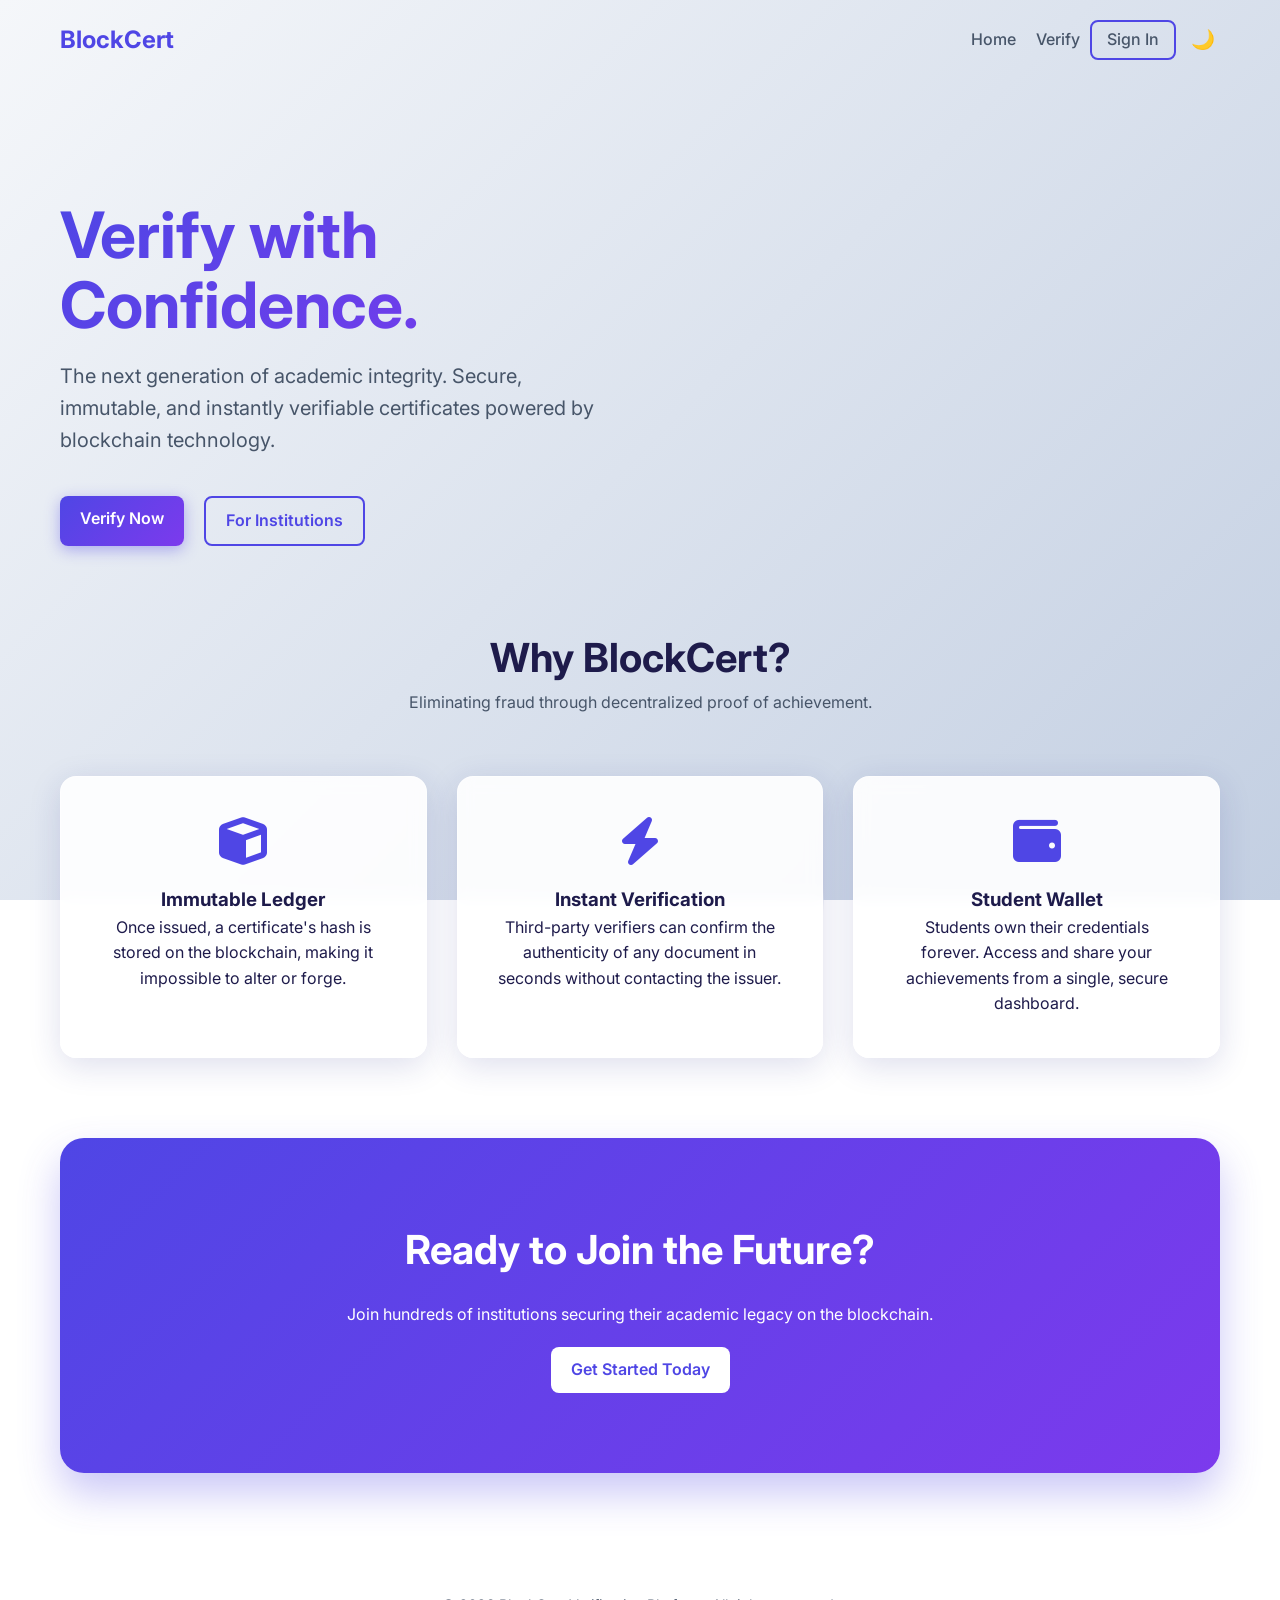
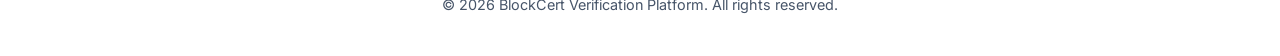
<file: index.html>
<!DOCTYPE html>
<html lang="en">

<head>
    <meta charset="UTF-8">
    <meta name="viewport" content="width=device-width, initial-scale=1.0">
    <title>BlockCert - Decentralized Certificate Verification</title>
    <link rel="stylesheet" href="css/theme.css">
    <link rel="stylesheet" href="css/style.css">
    <link href="https://cdnjs.cloudflare.com/ajax/libs/font-awesome/6.0.0/css/all.min.css" rel="stylesheet">
    <style>
        .hero {
            padding: 120px 0 80px;
            text-align: left;
            display: grid;
            grid-template-columns: 1fr 1fr;
            align-items: center;
            gap: 40px;
        }

        .hero-content h1 {
            font-size: 4rem;
            line-height: 1.1;
            margin-bottom: 20px;
            background: var(--primary-gradient);
            -webkit-background-clip: text;
            background-clip: text;
            -webkit-text-fill-color: transparent;
        }

        .hero-image {
            position: relative;
            display: flex;
            justify-content: center;
        }

        .hero-image i {
            font-size: 15rem;
            color: var(--primary);
            filter: drop-shadow(0 0 30px rgba(79, 70, 229, 0.3));
            animation: float 6s ease-in-out infinite;
        }

        @keyframes float {

            0%,
            100% {
                transform: translateY(0);
            }

            50% {
                transform: translateY(-20px);
            }
        }

        .features-grid {
            display: grid;
            grid-template-columns: repeat(auto-fit, minmax(300px, 1fr));
            gap: 30px;
            margin-top: 60px;
        }

        .feature-card {
            text-align: center;
            padding: 40px;
        }

        .feature-card i {
            font-size: 3rem;
            color: var(--primary);
            margin-bottom: 20px;
        }

        .cta-section {
            background: var(--primary-gradient);
            color: white;
            padding: 80px 40px;
            border-radius: 24px;
            text-align: center;
            margin: 80px 0;
            box-shadow: 0 20px 40px rgba(79, 70, 229, 0.3);
        }

        .cta-section h2 {
            font-size: 2.5rem;
            margin-bottom: 20px;
        }

        .cta-section .btn {
            background: white;
            color: var(--primary);
            margin-top: 20px;
        }

        @media (max-width: 900px) {
            .hero {
                grid-template-columns: 1fr;
                text-align: center;
                padding: 80px 0;
            }

            .hero-content h1 {
                font-size: 3rem;
            }

            .nav-links {
                display: none;
            }
        }
    </style>
</head>

<body>
    <div class="container">
        <nav class="navbar">
            <div class="logo">BlockCert</div>
            <div class="nav-links" id="navLinks">
                <a href="index.html">Home</a>
                <a href="verify.html">Verify</a>
                <!-- Auth buttons injected by JS -->
            </div>
            <div class="auth-box" id="authBox">
                <!-- Login/Dashboard button -->
            </div>
            <button id="themeToggle" class="theme-toggle">🌙</button>
        </nav>

        <section class="hero">
            <div class="hero-content">
                <h1>Verify with Confidence.</h1>
                <p>The next generation of academic integrity. Secure, immutable, and instantly verifiable certificates
                    powered by blockchain technology.</p>
                <div style="display: flex; gap: 20px;">
                    <a href="verify.html" class="btn btn-primary">Verify Now</a>
                    <a href="login.html" class="btn btn-outline">For Institutions</a>
                </div>
            </div>
            <div class="hero-image">
                <i class="fas fa-shield-halved"></i>
            </div>
        </section>

        <section class="features">
            <div style="text-align: center; margin-bottom: 50px;">
                <h2 style="font-size: 2.5rem;">Why BlockCert?</h2>
                <p style="color: var(--text-sec);">Eliminating fraud through decentralized proof of achievement.</p>
            </div>
            <div class="features-grid">
                <div class="card feature-card">
                    <i class="fas fa-cube"></i>
                    <h3>Immutable Ledger</h3>
                    <p>Once issued, a certificate's hash is stored on the blockchain, making it impossible to alter or
                        forge.</p>
                </div>
                <div class="card feature-card">
                    <i class="fas fa-bolt"></i>
                    <h3>Instant Verification</h3>
                    <p>Third-party verifiers can confirm the authenticity of any document in seconds without contacting
                        the issuer.</p>
                </div>
                <div class="card feature-card">
                    <i class="fas fa-wallet"></i>
                    <h3>Student Wallet</h3>
                    <p>Students own their credentials forever. Access and share your achievements from a single, secure
                        dashboard.</p>
                </div>
            </div>
        </section>

        <div class="cta-section">
            <h2>Ready to Join the Future?</h2>
            <p>Join hundreds of institutions securing their academic legacy on the blockchain.</p>
            <a href="login.html" class="btn">Get Started Today</a>
        </div>

        <footer style="text-align: center; padding: 40px; color: var(--text-sec); font-size: 0.9rem;">
            <p>&copy; 2026 BlockCert Verification Platform. All rights reserved.</p>
        </footer>
    </div>

    <script src="js/themeToggle.js"></script>
    <script src="js/auth.js"></script>
    <script>
        // Adjust navbar for landing page
        const authBox = document.getElementById('authBox');
        const token = localStorage.getItem('access_token');

        if (token) {
            authBox.innerHTML = `
                <a href="dashboard.html" class="btn btn-primary">Go to Dashboard</a>
                <button onclick="logout()" class="btn btn-outline" style="margin-left:10px;">Logout</button>
            `;
        } else {
            authBox.innerHTML = `
                <a href="login.html" class="btn btn-primary">Sign In</a>
            `;
        }
    </script>
</body>

</html>
</file>
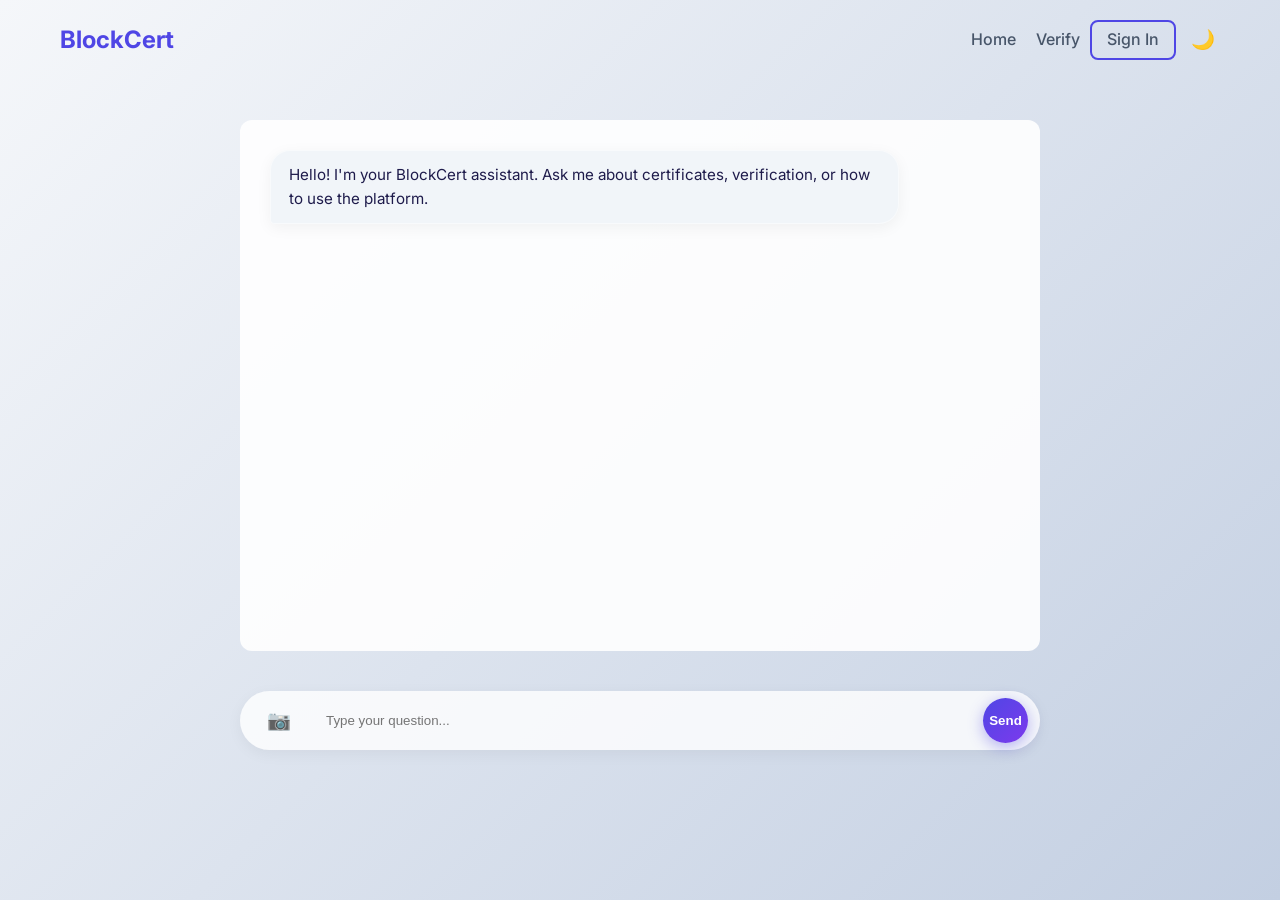
<file: chatbot.html>
<!DOCTYPE html>
<html lang="en">

<head>
    <meta charset="UTF-8">
    <meta name="viewport" content="width=device-width, initial-scale=1.0">
    <title>Chat Support - BlockCert</title>
    <link rel="stylesheet" href="css/theme.css">
    <link rel="stylesheet" href="css/style.css">
    <style>
        .chat-container {
            max-width: 800px;
            margin: 40px auto;
            height: 70vh;
            display: flex;
            flex-direction: column;
        }

        .chat-window {
            flex-grow: 1;
            background: var(--card-bg);
            border: 1px solid var(--border-color);
            border-radius: 12px;
            padding: 30px;
            overflow-y: auto;
            margin-bottom: 20px;
        }
    </style>
</head>

<body>
    <div class="container">
        <nav class="navbar"></nav>

        <div class="chat-container">
            <div class="chat-window" id="chatWindow">
                <div class="message bot-msg">
                    Hello! I'm your BlockCert assistant. Ask me about certificates, verification, or how to use the
                    platform.
                </div>
            </div>

            <form id="chatForm" class="input-area">
                <div class="input-group">
                    <label for="imageInput" class="upload-btn">
                        📷
                        <input type="file" id="imageInput" accept="image/*" style="display: none;">
                    </label>
                    <input type="text" id="userInput" placeholder="Type your question..." autocomplete="off">
                    <button type="submit" class="btn btn-primary">Send</button>
                </div>
                <div id="imagePreview" style="display: none; padding: 5px; font-size: 0.9em; color: var(--text-sec);">
                </div>
            </form>
        </div>
    </div>

    <script src="js/themeToggle.js"></script>
    <script src="js/auth.js"></script>
    <script src="js/chatbot.js"></script>
</body>

</html>
</file>
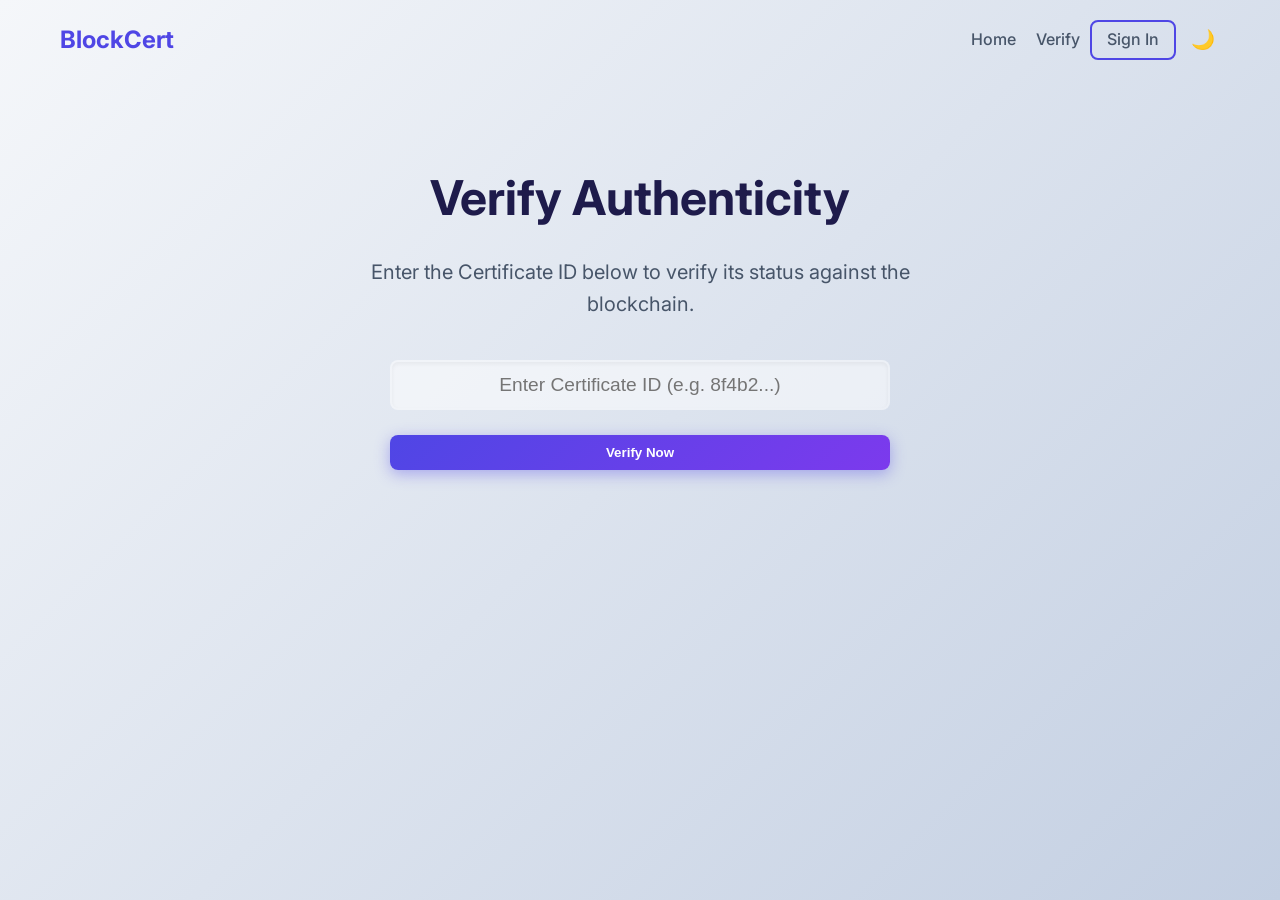
<file: verify.html>
<!DOCTYPE html>
<html lang="en">

<head>
    <meta charset="UTF-8">
    <meta name="viewport" content="width=device-width, initial-scale=1.0">
    <title>Verify Certificate - BlockCert</title>
    <link rel="stylesheet" href="css/theme.css">
    <link rel="stylesheet" href="css/style.css">
</head>

<body>
    <div class="container">
        <nav class="navbar"></nav>

        <section class="hero">
            <h1>Verify Authenticity</h1>
            <p>Enter the Certificate ID below to verify its status against the blockchain.</p>

            <div style="max-width: 500px; margin: 0 auto;">
                <input type="text" id="certIdInput" placeholder="Enter Certificate ID (e.g. 8f4b2...)"
                    style="font-size: 1.2rem; text-align: center;">
                <button id="verifyBtn" class="btn btn-primary" style="width: 100%; margin-top: 10px;">Verify
                    Now</button>
            </div>
        </section>

        <div id="resultContainer" class="container" style="max-width: 600px; display: none;">
            <div class="card" style="text-align: center;">
                <div id="statusIcon" style="font-size: 4rem; margin-bottom: 20px;"></div>
                <h2 id="statusText"></h2>

                <div id="certDetails" style="text-align: left; margin-top: 20px; display: none;">
                    <hr style="margin: 20px 0; border: 0; border-top: 1px solid var(--border-color);">
                    <div style="display: grid; grid-template-columns: 1fr 1fr; gap: 10px; margin-bottom: 20px;">
                        <div>
                            <p style="font-size: 0.8rem; color: var(--text-sec);">Student Name</p>
                            <p><strong id="vDetailName"></strong></p>
                        </div>
                        <div>
                            <p style="font-size: 0.8rem; color: var(--text-sec);">Course</p>
                            <p><strong id="vDetailCourse"></strong></p>
                        </div>
                        <div>
                            <p style="font-size: 0.8rem; color: var(--text-sec);">Issuer</p>
                            <p id="vDetailIssuer"></p>
                        </div>
                        <div>
                            <p style="font-size: 0.8rem; color: var(--text-sec);">Issue Date</p>
                            <p id="vDetailDate"></p>
                        </div>
                    </div>

                    <div
                        style="background: rgba(0,0,0,0.03); padding: 15px; border-radius: 8px; border-left: 4px solid var(--success);">
                        <p style="font-weight: bold; color: var(--success); margin-bottom: 5px;">Blockchain Proof</p>
                        <p style="font-size: 0.85rem;"><strong>Transaction:</strong> <span id="vDetailTx"
                                style="word-break: break-all; font-family: monospace;"></span></p>
                        <p style="font-size: 0.85rem;"><strong>Block Number:</strong> <span id="vDetailBlock"></span>
                        </p>
                        <div style="margin: 10px 0; padding: 10px 0; border-top: 1px dashed var(--border-color); border-bottom: 1px dashed var(--border-color);">
                            <p style="font-size: 0.85rem;"><strong>IPFS CID:</strong> <span id="vDetailCid"
                                    style="word-break: break-all; font-family: monospace; color: var(--primary);"></span></p>
                            <p style="font-size: 0.85rem;"><strong>IPFS Link:</strong> <a id="vDetailIpfs" href="#" target="_blank"
                                    style="font-weight: bold; text-decoration: underline;">View Raw JSON on IPFS</a></p>
                        </div>
                        <p style="font-size: 0.85rem;"><strong>Blockchain Status:</strong> <span id="vDetailStatus"
                                class="badge"
                                style="background:var(--success); color:white; padding: 2px 5px; border-radius: 4px;"></span>
                        </p>
                        <p style="font-size: 0.75rem; color: var(--text-sec); margin-top: 10px;">Security Hash: <span
                                id="vDetailHash" style="word-break: break-all;"></span></p>
                    </div>
                </div>
            </div>
        </div>
    </div>

    <script src="js/themeToggle.js"></script>
    <script src="js/auth.js"></script>
    <script>
        const verifyBtn = document.getElementById('verifyBtn');
        const certIdInput = document.getElementById('certIdInput');
        const resultContainer = document.getElementById('resultContainer');
        const statusIcon = document.getElementById('statusIcon');
        const statusText = document.getElementById('statusText');
        const certDetails = document.getElementById('certDetails');

        // Check URL params
        const urlParams = new URLSearchParams(window.location.search);
        const idParam = urlParams.get('id');
        if (idParam) {
            certIdInput.value = idParam;
            verifyCert(idParam);
        }

        verifyBtn.addEventListener('click', () => {
            verifyCert(certIdInput.value.trim());
        });

        async function verifyCert(id) {
            if (!id) return;

            statusText.textContent = "Checking Blockchain Ledger...";
            statusIcon.textContent = "⏳";
            resultContainer.style.display = "block";
            certDetails.style.display = "none";

            try {
                // Encode the ID or Tx Hash for the URL
                const response = await fetch(`http://localhost:8000/certificate/verify/${encodeURIComponent(id)}`);
                const data = await response.json();

                if (response.ok && data.valid) {
                    statusIcon.textContent = "✔";
                    statusIcon.style.color = "var(--success)";
                    statusText.textContent = "AUTHENTIC CERTIFICATE";
                    statusText.style.color = "var(--success)";

                    document.getElementById('vDetailName').textContent = data.data.student_name;
                    document.getElementById('vDetailCourse').textContent = data.data.course;
                    document.getElementById('vDetailIssuer').textContent = data.data.issuer;
                    document.getElementById('vDetailDate').textContent = data.data.date;

                    // Blockchain data
                    document.getElementById('vDetailTx').textContent = data.blockchain.tx_hash;
                    document.getElementById('vDetailBlock').textContent = data.blockchain.block;
                    document.getElementById('vDetailStatus').textContent = data.blockchain.status;
                    document.getElementById('vDetailHash').textContent = data.hash;

                    const cidEl = document.getElementById('vDetailCid');
                    const ipfsEl = document.getElementById('vDetailIpfs');
                    if (cidEl) cidEl.textContent = data.cid || "Not Available (Legacy)";
                    if (ipfsEl) {
                        ipfsEl.href = data.ipfs_url || "#";
                        ipfsEl.style.display = data.ipfs_url ? "inline" : "none";
                    }

                    certDetails.style.display = "block";
                } else {
                    throw new Error("Invalid");
                }
            } catch (err) {
                statusIcon.textContent = "✖";
                statusIcon.style.color = "var(--error)";
                statusText.textContent = "UNVERIFIED: Not found on Ledger";
                statusText.style.color = "var(--error)";
            }
        }
    </script>
</body>

</html>
</file>
<file: css/theme.css>
:root {
    /* Light Mode (Vibrant) */
    --bg-gradient: linear-gradient(135deg, #f5f7fa 0%, #c3cfe2 100%);
    --card-bg: rgba(255, 255, 255, 0.9);
    --card-border: rgba(255, 255, 255, 0.5);
    --shadow: 0 8px 32px 0 rgba(31, 38, 135, 0.15);

    --text-main: #1e1b4b;
    --text-sec: #475569;

    /* Vibrant Indigo-Purple Palette */
    --primary: #4f46e5;
    --primary-gradient: linear-gradient(135deg, #4f46e5 0%, #7c3aed 100%);
    --secondary: #06b6d4;
    --accent: #f472b6;

    --success: #10b981;
    --error: #ef4444;
}

[data-theme="dark"] {
    /* Dark Mode (Deep Space) */
    --bg-gradient: linear-gradient(135deg, #0f172a 0%, #1e1b4b 100%);
    --card-bg: rgba(30, 41, 59, 0.7);
    --card-border: rgba(255, 255, 255, 0.1);
    --shadow: 0 8px 32px 0 rgba(0, 0, 0, 0.3);

    --text-main: #f8fafc;
    --text-sec: #cbd5e1;

    --primary: #6366f1;
    --primary-gradient: linear-gradient(135deg, #6366f1 0%, #a855f7 100%);
    --secondary: #22d3ee;
    --accent: #f472b6;

    --success: #34d399;
    --error: #f87171;
}

body {
    background: var(--bg-gradient);
    background-attachment: fixed;
    /* Keeps gradient verifying */
    color: var(--text-main);
    transition: color 0.3s;
    min-height: 100vh;
}
</file>
<file: css/style.css>
/* Global Styles */
@import url('https://fonts.googleapis.com/css2?family=Inter:wght@400;500;600;700&display=swap');

* {
    box-sizing: border-box;
    margin: 0;
    padding: 0;
}

body {
    font-family: 'Inter', sans-serif;
    line-height: 1.6;
}

/* Animations */
@keyframes fadeIn {
    from {
        opacity: 0;
        transform: translateY(10px);
    }

    to {
        opacity: 1;
        transform: translateY(0);
    }
}

.container {
    animation: fadeIn 0.8s ease-out;
}

/* Utilities */
.container {
    max-width: 1200px;
    margin: 0 auto;
    padding: 0 20px;
}

.btn {
    display: inline-block;
    padding: 10px 20px;
    border-radius: 8px;
    text-decoration: none;
    font-weight: 600;
    cursor: pointer;
    transition: all 0.2s;
    border: none;
}

.btn-primary {
    background: var(--primary-gradient);
    color: white;
    box-shadow: 0 4px 15px rgba(79, 70, 229, 0.4);
}

.btn-primary:hover {
    filter: brightness(1.1);
    transform: translateY(-2px);
    box-shadow: 0 6px 20px rgba(79, 70, 229, 0.6);
}

.btn-outline {
    border: 2px solid var(--primary);
    color: var(--primary);
    background: transparent;
}

.card {
    background-color: var(--card-bg);
    border-radius: 16px;
    /* Softer corners */
    padding: 25px;
    box-shadow: var(--shadow);
    border: 1px solid var(--card-border);
    backdrop-filter: blur(8px);
    /* Glassmorphism */
    -webkit-backdrop-filter: blur(8px);
    transition: transform 0.3s, box-shadow 0.3s;
}

.card:hover {
    transform: translateY(-5px);
    box-shadow: 0 12px 40px rgba(0, 0, 0, 0.15);
}

/* Input Fields */
input,
select,
textarea {
    width: 100%;
    padding: 12px;
    border-radius: 8px;
    border: 2px solid transparent;
    background-color: rgba(255, 255, 255, 0.5);
    /* Semi-transparent inputs */
    color: var(--text-main);
    margin-bottom: 15px;
    transition: all 0.3s;
    box-shadow: inset 0 2px 4px rgba(0, 0, 0, 0.05);
}

[data-theme="dark"] input,
[data-theme="dark"] select,
[data-theme="dark"] textarea {
    background-color: rgba(30, 41, 59, 0.8);
    color: #f8fafc;
    border-color: rgba(255, 255, 255, 0.1);
}

input:focus,
select:focus,
textarea:focus {
    outline: none;
    border-color: var(--primary);
    background-color: #fff;
    box-shadow: 0 0 0 4px rgba(99, 102, 241, 0.2);
}

[data-theme="dark"] input:focus,
[data-theme="dark"] select:focus,
[data-theme="dark"] textarea:focus {
    background-color: rgba(15, 23, 42, 1);
    color: #fff;
    border-color: var(--primary);
    box-shadow: 0 0 0 4px rgba(99, 102, 241, 0.4);
}

/* Navbar */
.navbar {
    display: flex;
    justify-content: space-between;
    align-items: center;
    padding: 20px 0;
}

.logo {
    font-size: 1.5rem;
    font-weight: 700;
    color: var(--primary);
}

.nav-links {
    display: flex;
    align-items: center;
}

.nav-links a {
    color: var(--text-sec);
    text-decoration: none;
    margin-left: 20px;
    font-weight: 500;
}

.nav-links a:hover {
    color: var(--primary);
}

/* Hero Section */
.hero {
    text-align: center;
    padding: 80px 0;
}

.hero h1 {
    font-size: 3rem;
    margin-bottom: 20px;
    color: var(--text-main);
}

.hero p {
    font-size: 1.25rem;
    color: var(--text-sec);
    max-width: 600px;
    margin: 0 auto 40px;
}

/* Theme Toggle */
.theme-toggle {
    cursor: pointer;
    font-size: 1.2rem;
    padding: 5px;
    border-radius: 50%;
    background: none;
    border: none;
    color: var(--text-main);
}

/* Badge & Utility Styles */
.badge {
    padding: 4px 12px;
    border-radius: 20px;
    font-size: 0.75rem;
    font-weight: 600;
    text-transform: uppercase;
    letter-spacing: 0.5px;
}

/* Certificate Card Enhancement */
.cert-card {
    background: var(--card-bg);
    border-left: 5px solid var(--primary);
    position: relative;
    overflow: hidden;
    padding: 25px;
    border-radius: 16px;
    box-shadow: var(--shadow);
    transition: transform 0.3s, box-shadow 0.3s;
    text-align: left;
    margin-bottom: 20px;
}

.cert-card:hover {
    transform: translateY(-5px);
    box-shadow: 0 12px 40px rgba(0, 0, 0, 0.2);
}

.cert-card::after {
    content: '\f0a3';
    font-family: 'Font Awesome 6 Free';
    font-weight: 900;
    position: absolute;
    top: -10px;
    right: -10px;
    font-size: 5rem;
    opacity: 0.05;
    color: var(--primary);
    transform: rotate(15deg);
}

/* Chatbot UI Perfection */
.chat-window {
    display: flex;
    flex-direction: column;
    gap: 15px;
}

.message {
    max-width: 85%;
    padding: 12px 18px;
    border-radius: 20px;
    font-size: 0.95rem;
    box-shadow: 0 4px 15px rgba(0, 0, 0, 0.05);
}

.bot-msg {
    align-self: flex-start;
    background: var(--card-bg);
    border: 1px solid var(--card-border);
    border-bottom-left-radius: 4px;
}

[data-theme="light"] .bot-msg {
    background: #f1f5f9;
}

.user-msg {
    align-self: flex-end;
    background: var(--primary-gradient);
    color: white;
    border-bottom-right-radius: 4px;
}

.input-area {
    margin-top: 20px;
}

.input-area input {
    margin-bottom: 0 !important;
    border-radius: 30px !important;
    padding: 15px 25px !important;
}

.input-area .btn {
    border-radius: 50% !important;
    width: 60px !important;
    height: 60px !important;
    display: flex !important;
    align-items: center !important;
    justify-content: center !important;
    padding: 0 !important;
    min-width: 60px;
}

/* Chatbot Input Group Enhancement */
.input-group {
    display: flex;
    align-items: center;
    gap: 10px;
    background: rgba(255, 255, 255, 0.8);
    border-radius: 30px;
    padding: 5px 10px;
    box-shadow: 0 4px 15px rgba(0, 0, 0, 0.05);
    border: 2px solid transparent;
    transition: all 0.3s;
}

.input-group:focus-within {
    border-color: var(--primary);
    background: #fff;
    box-shadow: 0 0 0 4px rgba(99, 102, 241, 0.2);
}

/* Reset input styles within group */
.input-group input {
    margin-bottom: 0 !important;
    border: none !important;
    background: transparent !important;
    box-shadow: none !important;
    padding: 10px 15px !important;
    flex-grow: 1;
}

.input-group input:focus {
    box-shadow: none !important;
}

/* Adjust button within group */
.input-group .btn {
    width: 45px !important;
    height: 45px !important;
    min-width: 45px !important;
    border-radius: 50% !important;
    margin: 0 !important;
    padding: 0 !important;
    display: flex !important;
    align-items: center !important;
    justify-content: center !important;
}

.upload-btn {
    cursor: pointer;
    font-size: 1.2rem;
    padding: 0 10px 0 15px;
    color: var(--text-sec);
    transition: color 0.3s;
    display: flex;
    align-items: center;
    opacity: 0.7;
}

.upload-btn:hover {
    color: var(--primary);
    opacity: 1;
    transform: scale(1.1);
}

[data-theme="dark"] .input-group {
    background: rgba(30, 41, 59, 0.8);
}
</file>
